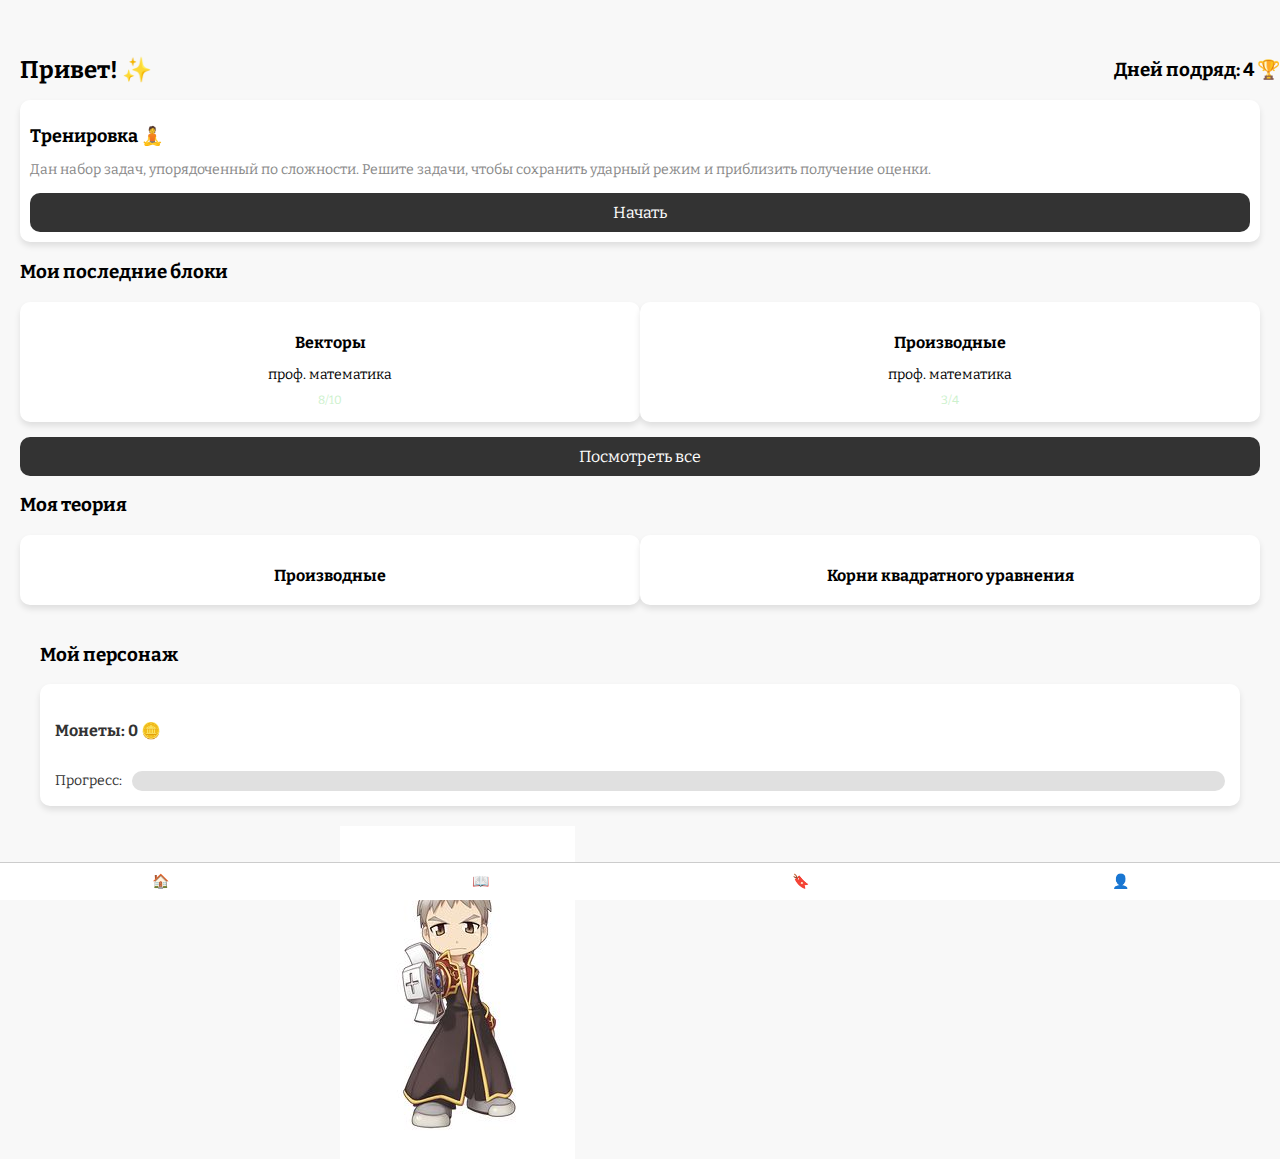
<file: front-end/src/index.html>
<!DOCTYPE html>
<html lang="ru">
<head>
    <meta charset="UTF-8">
    <meta name="viewport" content="width=device-width, initial-scale=1.0">
    <link rel="preconnect" href="https://fonts.googleapis.com">
    <link rel="preconnect" href="https://fonts.gstatic.com" crossorigin>
    <link href="https://fonts.googleapis.com/css2?family=Bitter:ital,wght@0,100..900;1,100..900&display=swap" rel="stylesheet">
    <title>Учебное приложение</title>
    <link rel="stylesheet" href="styles.css">
</head>
<body>

<div class="container">
    <div class="header">
        <h1>Привет! ✨</h1>
        <h3>Дней подряд: 4 🏆</h3>
    </div>
    <div class="block">
        <h2>Тренировка 🧘</h2>
        <p>Дан набор задач, упорядоченный по сложности. Решите задачи, чтобы сохранить ударный режим и приблизить получение оценки.</p>
        <button>Начать</button>
    </div>

    <h3>Мои последние блоки</h3>
    <div class="my-blocks">
        <div class="my-block">
            <h3>Векторы</h3>
            <p>проф. математика</p>
            <div class="progress">8/10</div>
        </div>
        <div class="my-block">
            <h3>Производные</h3>
            <p>проф. математика</p>
            <div class="progress">3/4</div>
        </div>
    </div>
    <button>Посмотреть все</button>

    <h3>Моя теория</h3>
    <div class="my-blocks">
        <div class="my-block">
            <h3>Производные</h3>
        </div>
        <div class="my-block">
            <h3>Корни квадратного уравнения</h3>
        </div>
    </div>
    <div class="container">
        <!-- Existing sections remain the same -->
        
        <!-- New section for character -->
        <h3>Мой персонаж</h3>
        <div class="my-character">
            <div class="character-info">
                <h4>Монеты: <span class="coin-counter">0</span> 🪙</h4>
            </div>
            <div class="progress-wrapper">
                <span class="progress-label">Прогресс:</span>
                <div class="progress-container">
                    <div class="progress-bar"></div>
                </div>
            </div>
        </div>
    </div>
    <img src = "personag.jpg" class = "person"> </img>      
</div>

<div class="nav-bar">
    <a href="#">🏠</a>
    <a href="#">📖</a>
    <a href="#">🔖</a>
    <a href="#">👤</a>
</div>
<script src = "script.js"></script>
</body>
</html>
</file>
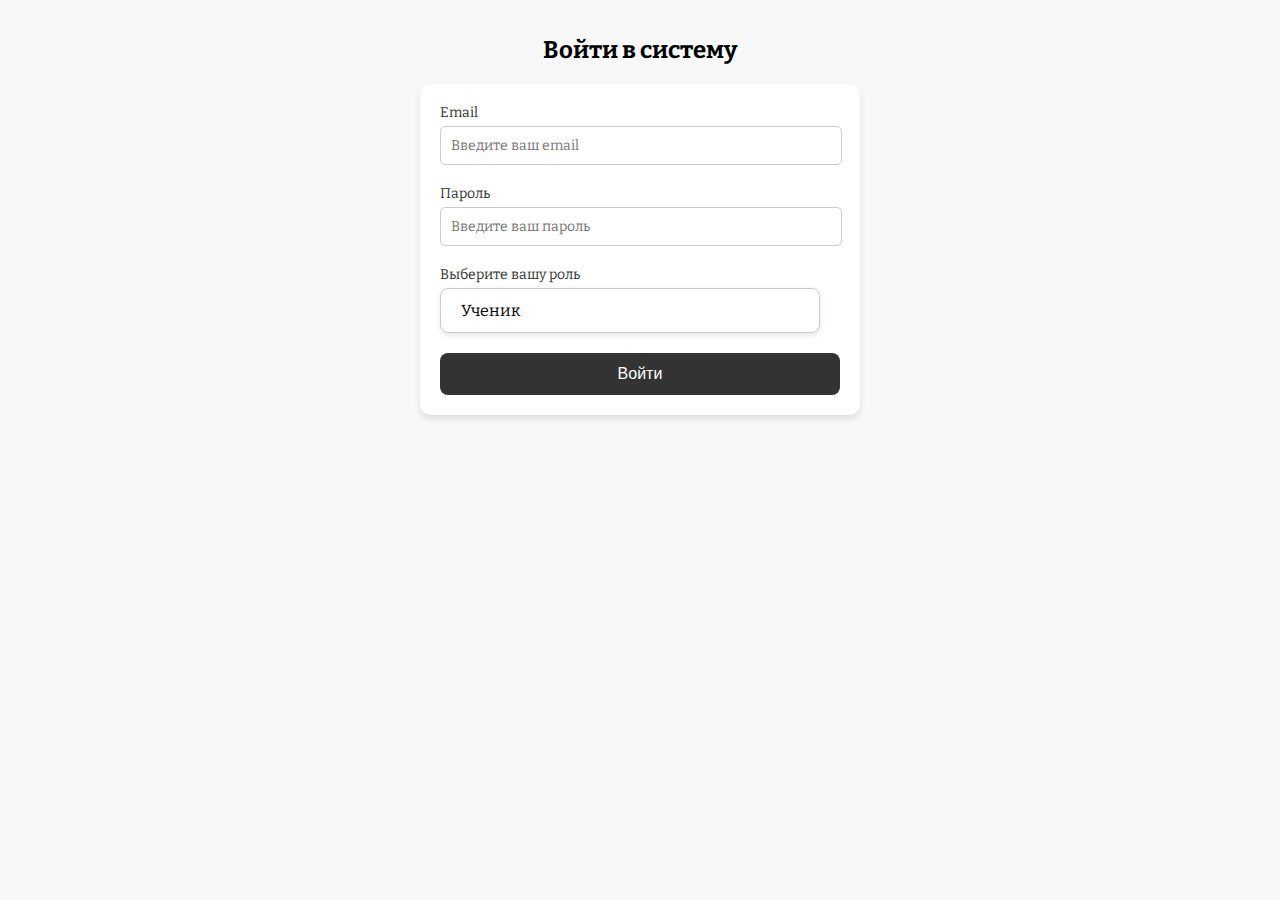
<file: front-end/src/auth.html>
<!DOCTYPE html>
<html lang="ru">
<head>
    <meta charset="UTF-8">
    <meta name="viewport" content="width=device-width, initial-scale=1.0">
    <link rel="preconnect" href="https://fonts.googleapis.com">
    <link rel="preconnect" href="https://fonts.gstatic.com" crossorigin>
    <link href="https://fonts.googleapis.com/css2?family=Bitter:ital,wght@0,100..900;1,100..900&display=swap" rel="stylesheet">
    <title>Авторизация</title>
    <link rel="stylesheet" href="auth_styles.css">
</head>
<body>

<div class="container">
    <header class="header">
        <h1>Войти в систему</h1>
    </header>

    <form class="auth-form">
        <div class="input-group">
            <label for="email">Email</label>
            <input type="email" id="email" placeholder="Введите ваш email" required>
        </div>

        <div class="input-group">
            <label for="password">Пароль</label>
            <input type="password" id="password" placeholder="Введите ваш пароль" required>
        </div>

        <div class="input-group">
            <label for="role">Выберите вашу роль</label>
            <div class="custom-select">
                <select id = "select1">
                    <option value="student">Ученик</option>
                    <option value="teacher">Преподаватель</option>
                    <option value="parent">Родитель</option>
                </select>
            </div>
        </div>

        <button id = "subb" type="submit" class="submit-btn">Войти</button>
    </form>
</div>
<script src = "script.js"></script>
</body>
</html>
<!-- <!DOCTYPE html>
<html lang="ru">
<head>
    <meta charset="UTF-8">
    <meta name="viewport" content="width=device-width, initial-scale=1.0">
    <title>Авторизация</title>
    <link rel="stylesheet" href="auth_styles.css">
</head>
<body>

<div class="container">
    <header class="header">
        <h1>Войти в систему</h1>
    </header>

    <form class="auth-form">
        <div class="input-group">
            <label for="email">Email</label>
            <input type="email" id="email" placeholder="Введите ваш email" required>
        </div>

        <div class="input-group">
            <label for="password">Пароль</label>
            <input type="password" id="password" placeholder="Введите ваш пароль" required>
        </div>

        <div class="input-group">
            <label for="role">Выберите вашу роль</label>
            <div class="role-selection">
                <div class="role-option" onclick="selectRole('student')">Ученик</div>
                <div class="role-option" onclick="selectRole('teacher')">Преподаватель</div>
                <div class="role-option" onclick="selectRole('parent')">Родитель</div>
            </div>
            <input type="hidden" id="role" name="role" required>
        </div>

        <button type="submit" class="submit-btn">Войти</button>
    </form>
</div>

<script src="script.js"></script>
</body>
</html> -->
</file>
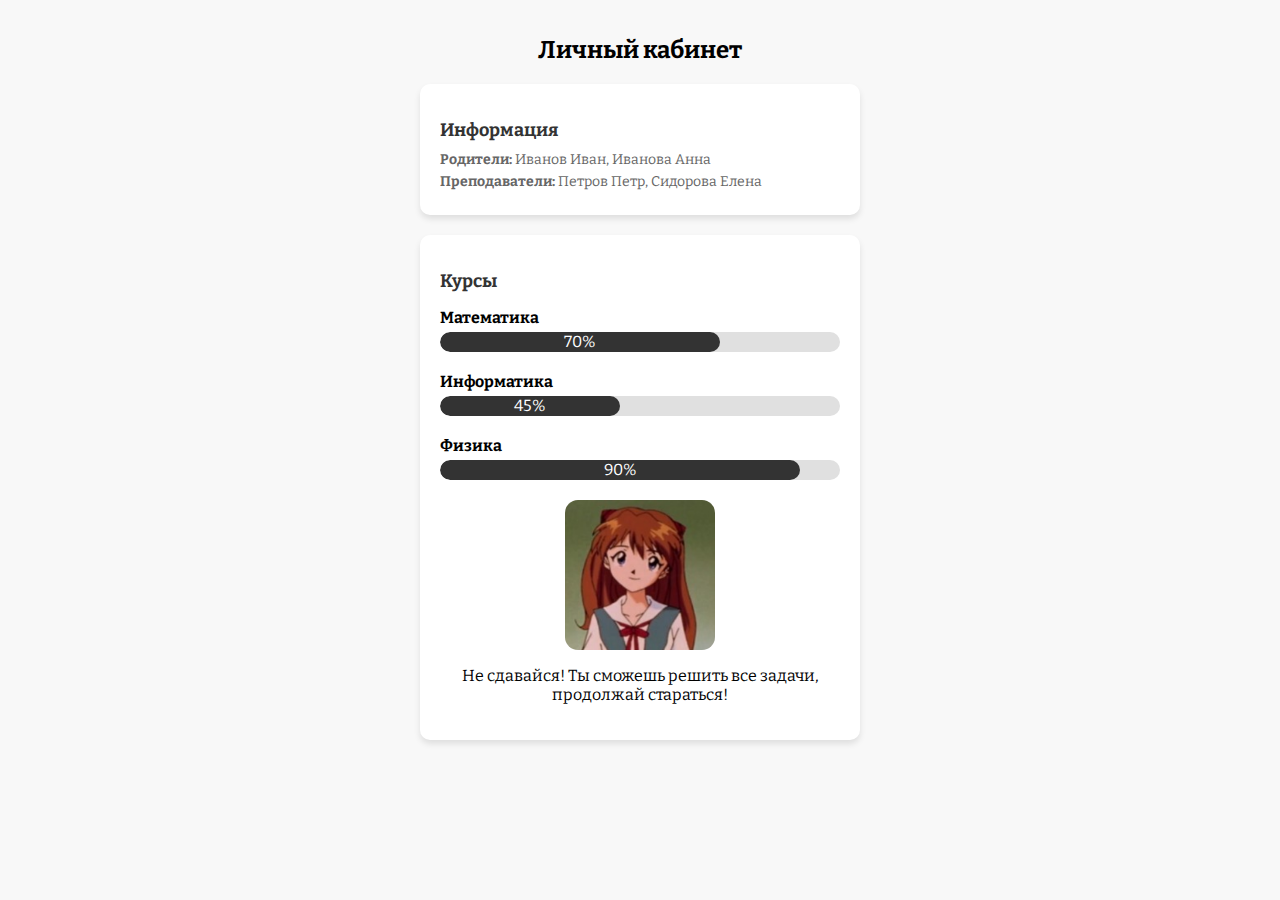
<file: front-end/src/lk.html>
<!DOCTYPE html>
<html lang="ru">
<head>
    <meta charset="UTF-8">
    <meta name="viewport" content="width=device-width, initial-scale=1.0">
    <link rel="preconnect" href="https://fonts.googleapis.com">
    <link rel="preconnect" href="https://fonts.gstatic.com" crossorigin>
    <link href="https://fonts.googleapis.com/css2?family=Bitter:ital,wght@0,100..900;1,100..900&display=swap" rel="stylesheet">
    <title>Личный кабинет</title>
    <link rel="stylesheet" href="lk.css">
</head>
<body>

<div class="container">
    <header class="header">
        <h1>Личный кабинет</h1>
    </header>

    <section class="user-info">
        <h2>Информация</h2>
        <div class="info-block">
            <p><strong>Родители:</strong> Иванов Иван, Иванова Анна</p>
            <p><strong>Преподаватели:</strong> Петров Петр, Сидорова Елена</p>
        </div>
    </section>

    <section class="courses">
        <h2>Курсы</h2>

        <div class="course">
            <h3>Математика</h3>
            <div class="progress-bar">
                <div class="progress" style="width: 70%;">70%</div>
            </div>
        </div>

        <div class="course">
            <h3>Информатика</h3>
            <div class="progress-bar">
                <div class="progress" style="width: 45%;">45%</div>
            </div>
        </div>

        <div class="course">
            <h3>Физика</h3>
            <div class="progress-bar">
                <div class="progress" style="width: 90%;">90%</div>
            </div>
        </div>
        <div class="motivation">
          <img src="eva_1happy(1).png" alt="Motivation image">
          <p>Не сдавайся! Ты сможешь решить все задачи, продолжай стараться!</p>
        </div>
    </section>
</div>
<script src = "script.js"></script>
</body>
</html>
</file>
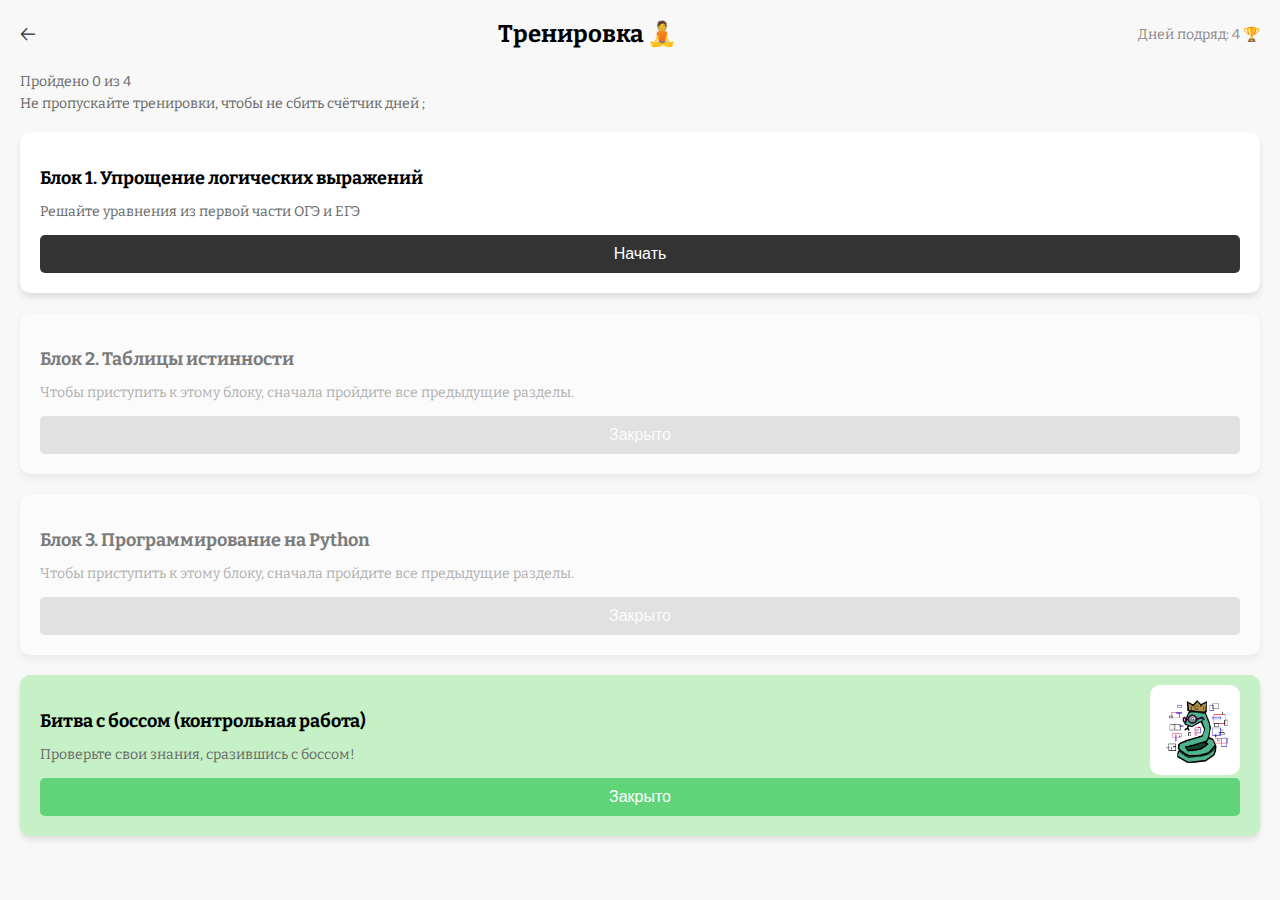
<file: front-end/src/main_train.html>
<!DOCTYPE html>
<html lang="ru">
<head>
    <meta charset="UTF-8">
    <meta name="viewport" content="width=device-width, initial-scale=1.0">
    <link rel="preconnect" href="https://fonts.googleapis.com">
    <link rel="preconnect" href="https://fonts.gstatic.com" crossorigin>
    <link href="https://fonts.googleapis.com/css2?family=Bitter:ital,wght@0,100..900;1,100..900&display=swap" rel="stylesheet">
    <title>Тренировка</title>
    <link rel="stylesheet" href="train_styles.css">
</head>
<body>

<div class="container">
    <header class="header">
        <a href="#" class="back-btn">←</a>
        <h1>Тренировка 🧘</h1>
        <div class="streak">Дней подряд: 4 🏆</div>
    </header>

    <section class="progress">
        <p>Пройдено 0 из 4</p>
        <p>Не пропускайте тренировки, чтобы не сбить счётчик дней ;</p>
    </section>

    <div class="block">
        <h2>Блок 1. Упрощение логических выражений </h2>
        <p>Решайте уравнения из первой части ОГЭ и ЕГЭ</p>
        <button class="action-btn">Начать</button>
    </div>

    <div class="block disabled">
        <h2>Блок 2. Таблицы истинности</h2>
        <p>Чтобы приступить к этому блоку, сначала пройдите все предыдущие разделы.</p>
        <button class="action-btn">Закрыто</button>
    </div>

    <div class="block disabled">
        <h2>Блок 3. Программирование на Python</h2>
        <p>Чтобы приступить к этому блоку, сначала пройдите все предыдущие разделы.</p>
        <button class="action-btn">Закрыто</button>
    </div>

    <!-- New Boss Battle Section -->
    <div class="block boss-battle">
        <h2>Битва с боссом (контрольная работа)</h2>
        <p>Проверьте свои знания, сразившись с боссом!</p>
        <img src="boss-py.jpg" alt="Boss Image" class="boss-image">
        <button class="action-btn-boss">Закрыто</button>
    </div>
</div>

<script>
const startButton = document.querySelector('.block .action-btn');
startButton.addEventListener('click', function() {
    window.location.href = 'menu.html';
});

const bossButton = document.querySelector('.boss-btn');
bossButton.addEventListener('click', function() {
    window.location.href = 'boss-battle.html'; // Redirect to boss battle page
});
</script>
</body>
</html>
</file>
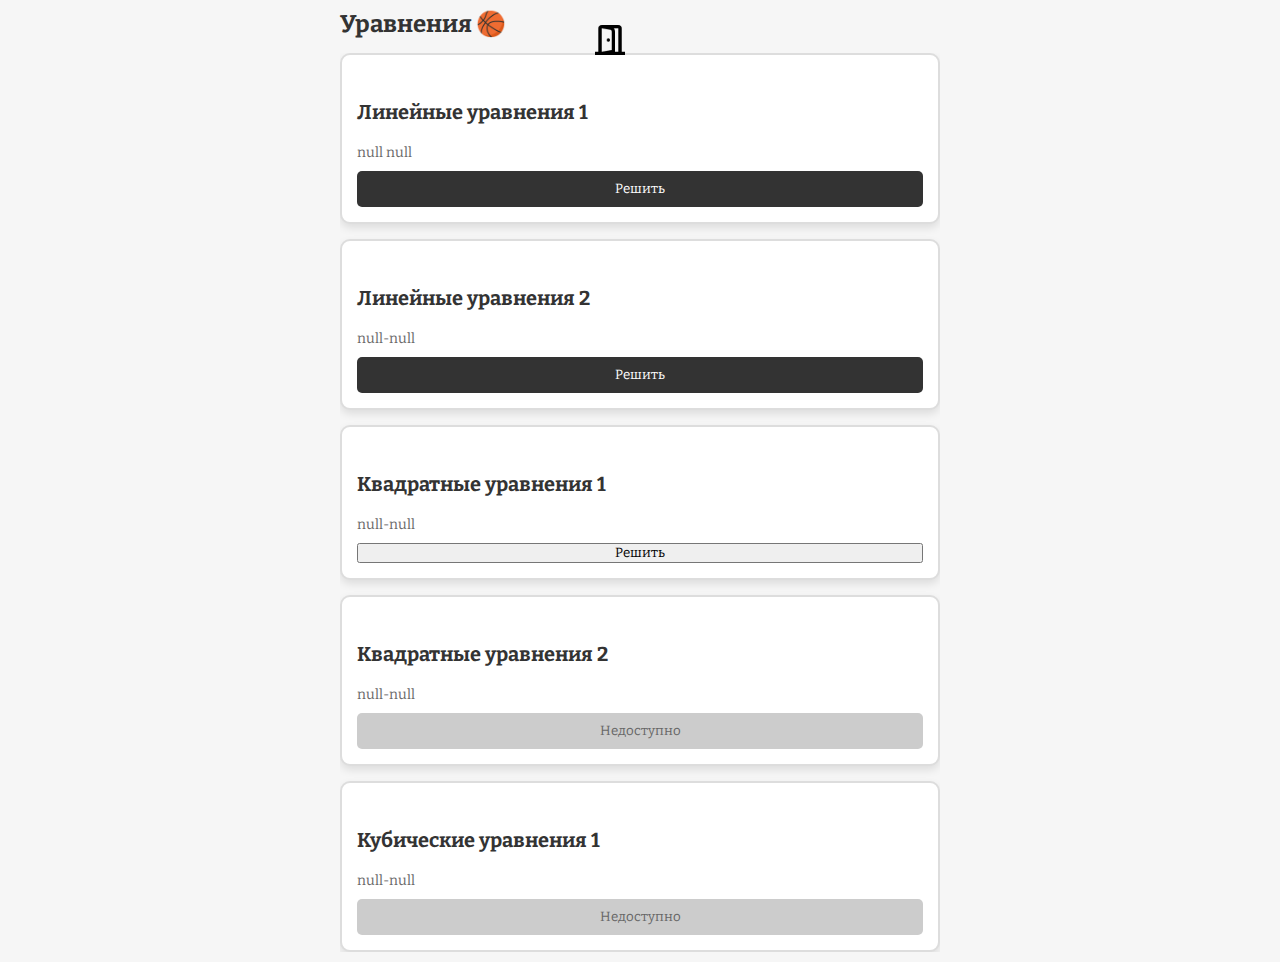
<file: front-end/src/menu.html>
<!DOCTYPE html>
<html lang="ru">
<head>
    <meta charset="UTF-8">
    <meta name="viewport" content="width=device-width, initial-scale=1.0">
    <link rel="preconnect" href="https://fonts.googleapis.com">
    <link rel="preconnect" href="https://fonts.gstatic.com" crossorigin>
    <link href="https://fonts.googleapis.com/css2?family=Bitter:ital,wght@0,100..900;1,100..900&display=swap" rel="stylesheet">
    <title>Задачи</title>
    <link rel="stylesheet" href="menu.css">
</head>
<body>
    <div class="container">
        <header margin-bottom="20px">
            <h1>Уравнения 🏀</h1>
        </header>

        <section class="task-list">
            <div class="task-card">
                <div class="task-content">
                    <h2>Линейные уравнения 1</h2>
                      <p>null null</p>
                    <button id = "btn1" class="solve-btn">Решить</button>
                </div>
            </div>

            <div class="task-card">
                <div class="task-content">
                    <h2>Линейные уравнения 2</h2>
                    <p>null-null</p>
                    <button id = "btn2" class="solve-btn">Решить</button>
                </div>
            </div>

            <div class="task-card">
                <div class="task-content">
                    <h2>Квадратные уравнения 1</h2>
                    <p>null-null</p>
                    <button сlass="solve-btn" id = "solve-quadratic-1" >Решить</button>
                </div>
            </div>

            <div class="task-card">
                <div class="task-content">
                    <h2>Квадратные уравнения 2</h2>
                    <p>null-null</p>
                    <button id = "btn4" class="solve-btn disabled" disabled>Недоступно</button>
                </div>
            </div>

            <div class="task-card">
                <div class="task-content">
                    <h2>Кубические уравнения 1</h2>
                    <p>null-null</p>
                    <button id = "btn5" class="solve-btn disabled" disabled>Недоступно</button>
                </div>
            </div>
        </section>
        <div class="back-to-main">
            <img src="door_icon.png" alt="Значок двери" class="door-icon">
        </div>
    </div>
    <script>
    document.getElementById('solve-quadratic-1').addEventListener('click', function() {
        window.location.href = 'task.html';
    });
    document.querySelector('.back-to-main').addEventListener('click', function() {
        window.location.href = 'main_train.html';
    });
</script>
</body>
</html>
</file>
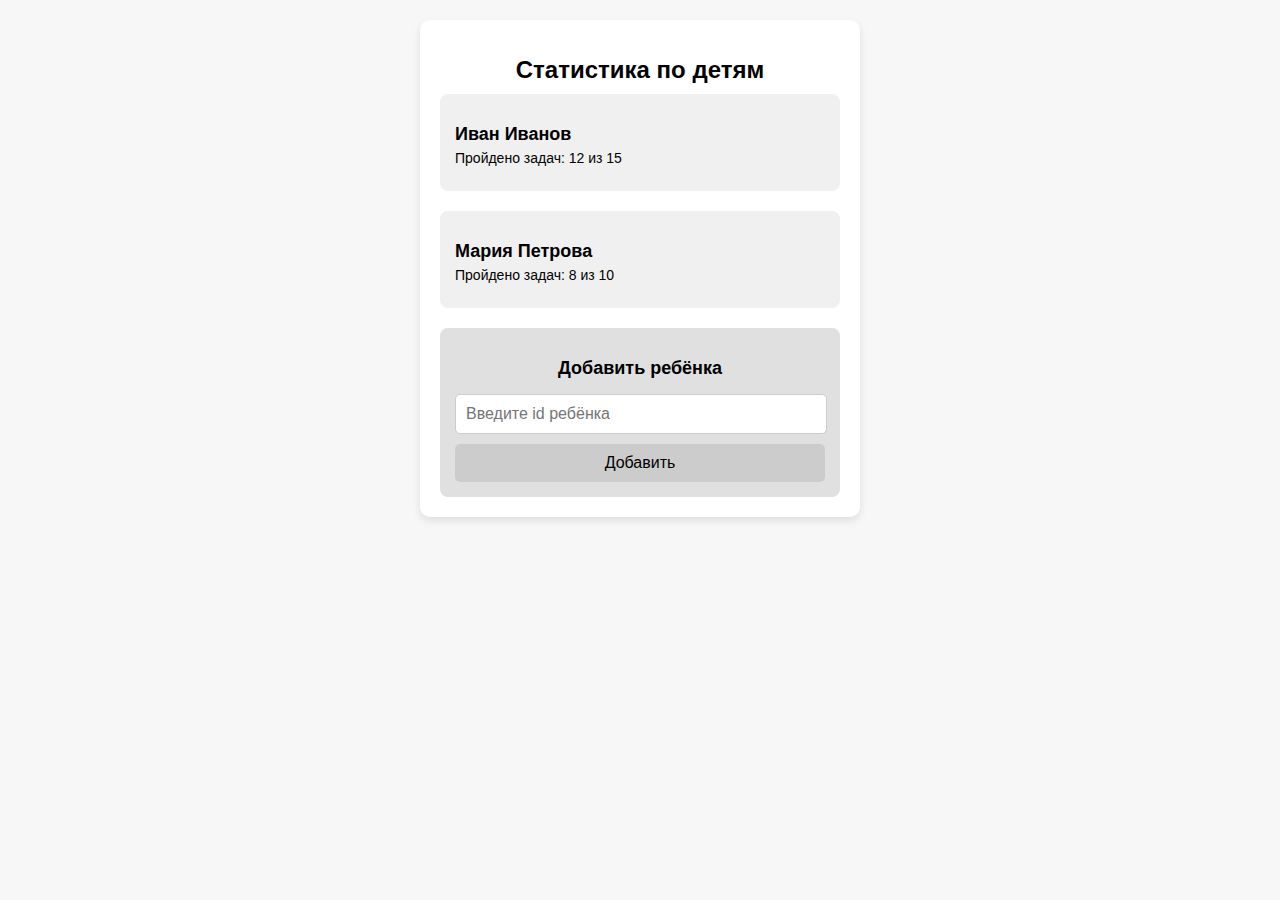
<file: front-end/src/parents.html>
<!DOCTYPE html>
<html lang="ru">
<head>
    <meta charset="UTF-8">
    <meta name="viewport" content="width=device-width, initial-scale=1.0">
    <link rel="preconnect" href="https://fonts.googleapis.com">
    <link rel="preconnect" href="https://fonts.gstatic.com" crossorigin>
    <link href="https://fonts.googleapis.com/css2?family=Bitter:ital,wght@0,100..900;1,100..900&display=swap" rel="stylesheet">
    <title>Статистика детей</title>
    <style>
        body {
            font-family: Arial, sans-serif;
            background-color: #f7f7f7;
            display: flex;
            justify-content: center;
            align-items: flex-start;
            height: 100vh;
            margin: 0;
            overflow-y: scroll;
        }

        .container {
            width: 400px;
            padding: 20px;
            background-color: white;
            box-shadow: 0 4px 8px rgba(0, 0, 0, 0.1);
            border-radius: 10px;
            text-align: center;
            margin-top: 20px;
        }

        .container h1 {
            font-size: 24px;
            margin-bottom: 10px;
        }

        .block {
            background-color: #f0f0f0;
            padding: 15px;
            border-radius: 8px;
            margin-bottom: 20px;
            text-align: left;
        }

        .block h2 {
            font-size: 18px;
            margin-bottom: 5px;
        }

        .block p {
            font-size: 14px;
            margin: 0 0 10px 0;
        }

        .add-child {
            background-color: #e0e0e0;
            padding: 15px;
            border-radius: 8px;
        }

        .add-child h2 {
            font-size: 18px;
            margin-bottom: 5px;
        }

        .add-child input[type="text"] {
            width: calc(100% - 20px); /* Исправлено для ограничения поля ввода */
            padding: 10px;
            margin-top: 10px; /* Нормализованный отступ сверху */
            border-radius: 5px;
            border: 1px solid #ccc;
            font-size: 16px;
        }

        .add-child button {
            width: 100%;
            padding: 10px;
            background-color: #cccccc;
            color: black; /* Изменён цвет текста кнопки */
            border: none;
            border-radius: 5px;
            font-size: 16px;
            cursor: pointer;
            margin-top: 10px;
        }

        .add-child button:hover {
            background-color: #bbbbbb;
        }
    </style>
</head>
<body>

<div class="container">
    <h1>Статистика по детям</h1>

    <!-- Список детей -->
    <div id="children-list">
        <!-- Статистика ребенка 1 -->
        <div class="block">
            <h2>Иван Иванов</h2>
            <p>Пройдено задач: 12 из 15</p>
        </div>

        <!-- Статистика ребенка 2 -->
        <div class="block">
            <h2>Мария Петрова</h2>
            <p>Пройдено задач: 8 из 10</p>
        </div>
    </div>

    <!-- Добавление нового ребенка -->
    <div class="add-child">
        <h2>Добавить ребёнка</h2>
        <input type="text" placeholder="Введите id ребёнка" id="childName">
        <button onclick="addChild()">Добавить</button>
    </div>
</div>

<script>
    function addChild() {
        const name = document.getElementById('childName').value;
        if (name) {
            // Создаем новый элемент для ребенка
            const childBlock = document.createElement('div');
            childBlock.classList.add('block');
            
            // Добавляем HTML структуру с именем ребенка и количеством пройденных задач
            childBlock.innerHTML = `
                <h2>${name}</h2>
                <p>Пройдено задач: 0 из 0</p>
            `;
            
            // Вставляем нового ребенка в список
            document.getElementById('children-list').appendChild(childBlock);

            // Очищаем поле ввода после добавления
            document.getElementById('childName').value = '';
        } else {
            alert('Введите id ребёнка');
        }
    }
</script>

</body>
</html>
</file>
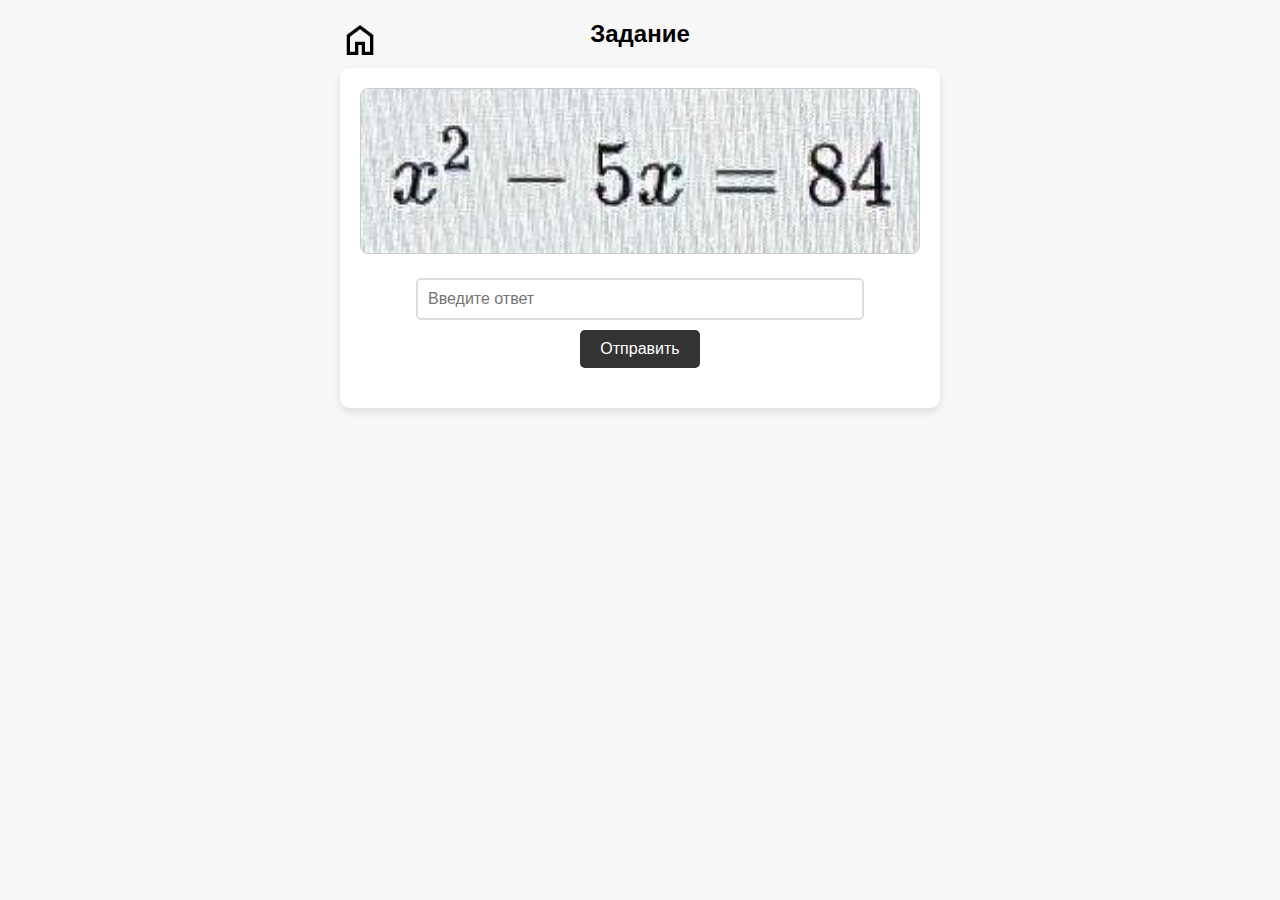
<file: front-end/src/task.html>
<!-- <!DOCTYPE html>
<html lang="ru">
<head>
    <meta charset="UTF-8">
    <meta name="viewport" content="width=device-width, initial-scale=1.0">
    <title>Решите задачу</title>
    <link rel="stylesheet" href="task.css">
</head>
<body>
    <div class="container">
        <header>
            <h1>Задание</h1>
        </header>

        <div class="task-section">
            <img src="equation_example.png" alt="Уравнение" class="equation-img">
            <div class="input-section">
                <input type="text" id="answer" placeholder="Введите ответ">
                <button id="submit-btn">Отправить</button>
            </div>
            <p id="feedback"></p>
        </div>
    </div>

    <script src="task.js"></script>
</body>
</html> -->
<!DOCTYPE html>
<html lang="ru">
<head>
    <meta charset="UTF-8">
    <meta name="viewport" content="width=device-width, initial-scale=1.0">
    <link rel="preconnect" href="https://fonts.googleapis.com">
    <link rel="preconnect" href="https://fonts.gstatic.com" crossorigin>
    <link href="https://fonts.googleapis.com/css2?family=Bitter:ital,wght@0,100..900;1,100..900&display=swap" rel="stylesheet">
    <title>Решите задачу</title>
    <link rel="stylesheet" href="task.css">
</head>
<body>
    <div class="container">
        <header>
            <div class="nav-arrows">
                <img src = "house_icon.png" alt="Назад" id="left-arrow">
            </div>
            <h1>Задание</h1>
        </header>

        <div class="task-section">
            <img src="equation_example.png" alt="Уравнение" class="equation-img">
            <div class="input-section">
                <input type="text" id="answer" placeholder="Введите ответ">
                <button id="submit-btn">Отправить</button>
            </div>
            <p id="feedback"></p>
        </div>
    </div>

    <script src="task.js"></script>
</body>
</html>
</file>
<file: front-end/src/styles.css>
bitter-<uniquifier> {
  font-family: "Bitter", serif;
  font-optical-sizing: auto;
  font-weight: <weight>;
  font-style: normal;
}

body {
    font-family: Bitter;
    margin: 0;
    padding: 0;
    background-color: #F8F8F8;
}
.container {
    padding: 20px;
}
.header {
    padding-top: 20px;
    display: flex;
}

.header h1 {
    font-size: 24px;
    text-align: left;
}

.header h3 {
  position: absolute;
  right: 0;
}

.block {
    background-color: white;
    border-radius: 10px;
    box-shadow: 0 4px 6px rgba(0,0,0,0.1);
    padding: 10px;
    margin-bottom: 0px;
}
.block h2 {
    font-size: 18px;
    margin-bottom: 10px;
}
.block p {
    font-size: 14px;
    color: #888;
}
.block button {
    display: block;
    margin-top: 15px;
    padding: 10px;
    width: 100%;
    background-color: #333;
    color: white;
    border: none;
    border-radius: 10px;
    font-size: 16px;
    font-family: Bitter;
}
.my-blocks {
    display: flex;
    justify-content: space-between;
}
.my-block {
    background-color: white;
    border-radius: 10px;
    box-shadow: 0 4px 6px rgba(0,0,0,0.1);
    width: 48%;
    padding: 15px;
    text-align: center;
}
.my-block h3 {
    font-size: 16px;
    margin-bottom: 5px;
}
.my-block p {
    font-size: 14px;
    margin-bottom: 10px;
}
.my-block .progress {
    font-size: 12px;
    color: rgb(204, 241, 204);
}
.nav-bar {
    position: fixed;
    bottom: 0;
    width: 100%;
    display: flex;
    justify-content: space-around;
    background-color: white;
    padding: 10px 0;
    border-top: 1px solid #ccc;
}
.nav-bar a {
    text-align: center;
    font-size: 14px;
    color: #333;
    text-decoration: none;
}

button {
    display: block;
    margin-top: 15px;
    padding: 10px;
    width: 100%;
    background-color: #333;
    color: white;
    border: none;
    border-radius: 10px;
    font-size: 16px;
    font-family: Bitter;
}

button:hover {
  background-color: white;
  color:black;
  outline: solid black;
  outline-width: 1px;
  border-color: gray;
  border-radius: 10px;
}

/* Character section styling */
.my-character {
    background-color: white;
    border-radius: 10px;
    box-shadow: 0 4px 6px rgba(0,0,0,0.1);
    padding: 15px;
    margin-top: 10px;
}

.my-character .character-info {
    display: flex;
    justify-content: space-between;
    align-items: center;
    margin-bottom: 10px;
}

.character-info h4 {
    font-size: 16px;
    color: #333;
}

/* Progress bar styling */
.progress-wrapper {
    display: flex;
    align-items: center;
    gap: 10px;
    margin-top: 10px;
}

.progress-label {
    font-size: 14px;
    color: #333;
}

.progress-container {
    background-color: #e0e0e0;
    border-radius: 10px;
    overflow: hidden;
    width: 100%;
    height: 20px;
}

.progress-bar {
    background-color: #4caf50;
    height: 100%;
    width: 0%; /* Set this dynamically as tasks are completed */
    transition: width 0.3s ease-in-out;
}

.person {
    display: block;
    margin: center;
    position: absolute;
    margin-left: 25%;
    margin-bottom: 100%;
}

.action-btn boss-btn {
    background-color: aquamarine;
}
</file>
<file: front-end/src/auth_styles.css>
bitter-<uniquifier> {
  font-family: "Bitter", serif;
  font-optical-sizing: auto;
  font-weight: <weight>;
  font-style: normal;
}

body {
    font-family: Bitter;
    margin: 0;
    padding: 0;
    background-color: #F8F8F8;
}

.container {
    padding: 20px;
    display: flex;
    flex-direction: column;
    align-items: center;
    font-family: Bitter;
}

.header h1 {
    font-size: 24px;
    margin-bottom: 20px;
    text-align: center;
    font-family: Bitter;
}

.auth-form {
    background-color: white;
    border-radius: 10px;
    box-shadow: 0 4px 6px rgba(0, 0, 0, 0.1);
    padding: 20px;
    width: 100%;
    max-width: 400px;
    font-family: Bitter;
}

.input-group {
    margin-bottom: 20px;
    font-family: Bitter;
}

.input-group label {
    display: block;
    margin-bottom: 5px;
    font-size: 14px;
    color: #333;
    font-family: Bitter;
}

.input-group input {
    width: calc(100% - 20px);
    padding: 10px;
    border: 1px solid #ccc;
    border-radius: 5px;
    font-size: 14px;
    font-family: Bitter;
}

/* Стилизация выпадающего списка */
.custom-select {
    position: relative;
    display: inline-block;
    width: 100%;
        font-family: Bitter;
}

.custom-select select {
    display: block;
    width: calc(100% - 20px);
    padding: 12px 20px;
    font-size: 16px;
    border: 1px solid #ccc;
    border-radius: 8px;
    appearance: none; /* Убираем стандартный вид */
    background-color: #fff;
    cursor: pointer;
    box-shadow: 0 2px 6px rgba(0, 0, 0, 0.1);
    transition: box-shadow 0.3s;
    font-family: Bitter;
}

.custom-select select:hover {
    box-shadow: 0 4px 8px rgba(0, 0, 0, 0.15);
    font-family: Bitter;
}

.custom-select select option {
    padding: 10px;
    background-color: #fff;
    color: #333;
    font-size: 16px;
}

/* Кнопка входа */
.submit-btn {
    width: 100%;
    padding: 12px;
    background-color: #333;
    color: white;
    border: none;
    border-radius: 8px;
    font-size: 16px;
    cursor: pointer;
    transition: background-color 0.3s;
}

.submit-btn:hover {
    background-color: #555;
}

.role-selection {
    display: flex;
    justify-content: space-between;
    margin-top: 5px;
}

.role-option {
    flex: 1;
    text-align: center;
    padding: 10px;
    background-color: #f0f0f0;
    border: 1px solid #ccc;
    border-radius: 5px;
    cursor: pointer;
    transition: background-color 0.3s;
}

.role-option:hover {
    background-color: #e0e0e0;
}
</file>
<file: front-end/src/lk.css>
bitter-<uniquifier> {
  font-family: "Bitter", serif;
  font-optical-sizing: auto;
  font-weight: <weight>;
  font-style: normal;
}

body {
    font-family: Bitter;
    margin: 0;
    padding: 0;
    background-color: #F8F8F8;
}

.container {
    padding: 20px;
    display: flex;
    flex-direction: column;
    align-items: center;
}

.header h1 {
    font-size: 24px;
    margin-bottom: 20px;
    text-align: center;
}

.user-info, .courses {
    background-color: white;
    border-radius: 10px;
    box-shadow: 0 4px 6px rgba(0,0,0,0.1);
    padding: 20px;
    width: 100%;
    max-width: 400px;
    margin-bottom: 20px;
}

.user-info h2, .courses h2 {
    font-size: 18px;
    margin-bottom: 10px;
    color: #333;
}

.info-block p {
    margin: 5px 0;
    font-size: 14px;
    color: #666;
}

.course {
    margin-bottom: 20px;
}

.course h3 {
    font-size: 16px;
    margin-bottom: 5px;
}

.progress-bar {
    background-color: #e0e0e0;
    border-radius: 10px;
    height: 20px;
    position: relative;
    overflow: hidden;
}

.progress {
    background-color: #333;
    height: 100%;
    line-height: 20px;
    text-align: center;
    color: white;
    border-radius: 10px;
    transition: width 0.3s;
}

.motivation {
    text-align: center;
    margin-top: 20px;
}

.motivation img {
    width: 150px;
    height: auto;
    display: block;
    margin: 0 auto;
    margin-top: 20px;
    border-radius: 13px;
}
</file>
<file: front-end/src/train_styles.css>
body {
    font-family: Bitter;
    margin: 0;
    padding: 0;
    background-color: #F8F8F8;
}

.container {
    padding: 20px;
}

.header {
    display: flex;
    justify-content: space-between;
    align-items: center;
    padding-bottom: 20px;
}

.back-btn {
    text-decoration: none;
    font-size: 20px;
    color: #333;
}

.header h1 {
    font-size: 24px;
    margin: 0;
}

.streak {
    font-size: 14px;
    color: #888;
}

.progress {
    text-align: left;
    margin-bottom: 20px;
}

.progress p {
    font-size: 14px;
    color: #666;
    margin: 5px 0;
}

.block {
    background-color: white;
    border-radius: 10px;
    box-shadow: 0 4px 6px rgba(0,0,0,0.1);
    padding: 20px;
    margin-bottom: 20px;
}

.block h2 {
    font-size: 18px;
    margin-bottom: 10px;
    display: flex;
    justify-content: space-between;
    align-items: center;
}

.block p {
    font-size: 14px;
    color: #666;
    margin-bottom: 15px;
}

.action-btn {
    display: block;
    padding: 10px;
    width: 100%;
    background-color: #333;
    color: white;
    border: none;
    border-radius: 5px;
    font-size: 16px;
    cursor: pointer;
}


.block.disabled {
    opacity: 0.5;
}

.block.disabled .action-btn {
    background-color: #ccc;
    cursor: not-allowed;
}

/* Styling for Boss Battle Block */
.boss-battle {
    background-color: rgb(198, 241, 198);
    position: relative; /* Сделать блок родительским для абсолютного позиционирования */
    padding-top: 20px; /* Чтобы текст не перекрывался изображением */
}

.boss-battle h2 {
    color: black;
}

.boss-image {
    position: absolute;
    top: 10px;
    right: 20px;
    max-width: 90px; /* Задайте нужный размер изображения */
    border-radius: 10px;
}

.boss-btn {
    background-color: rgb(23, 129, 41);
    margin-top: 0px;
}

.action-btn-boss {
    display: block;
    padding: 10px;
    width: 100%;
    background-color: #61d47a;
    color: white;
    border: none;
    border-radius: 5px;
    font-size: 16px;
    cursor: pointer;
}
</file>
<file: front-end/src/menu.css>
* {
    margin: 0;
    padding: 0;
    box-sizing: border-box;
    font-family: Bitter;
}

bitter-<uniquifier> {
  font-family: "Bitter", serif;
  font-optical-sizing: auto;
  font-weight: <weight>;
  font-style: normal;
}

body {
    font-family: Bitter;
    margin: 0;
    padding: 10px;
    background-color: #F6F6F6;
}


.container {
    max-width: 600px;
    margin: 0 auto;
}


header h1 {
    font-size: 24px;
    color: #333;
}

.task-list {
    overflow: hidden;
    margin-top: 15px;
    display: flex;
    flex-direction: column;
    gap: 15px;
  }

.task-card {
    background-color: #fff;
    border: 2px solid #ddd;
    border-radius: 10px;
    padding: 15px;
    box-shadow: 0 4px 8px rgba(0, 0, 0, 0.1);
}


.task-content {
    display: flex;
    flex-direction: column;
}

.task-content h2 {
    font-size: 20px;
    margin-bottom: 20px; /* Добавляем отступ снизу */
    margin-top: 30px;    /* Увеличиваем отступ сверху */
    color: #333;
}


.task-content p {
    font-size: 14px;
    color: #666;
    margin-bottom: 10px;
}

.tags {
    display: flex;
    gap: 10px;
    margin-bottom: 15px;
}

.tag {
    background-color: #36c;
    color: #fff;
    padding: 5px 10px;
    border-radius: 15px;
    font-size: 12px;
    display: inline-block;
}

.solve-btn {
    padding: 10px;
    background-color: #333;
    color: #fff;
    border: none;
    border-radius: 5px;
    cursor: pointer;
    text-align: center;
    width: 100%;
}

.solve-btn:hover {
    background-color: #555;
}

.solve-btn.disabled {
    background-color: #ccc;
    color: #666;
    cursor: not-allowed;
}

.solve-btn:disabled {
    background-color: #ccc;
    color: #666;
    cursor: not-allowed;
}

.action-btn {
    display: block;
    padding: 10px;
    width: 100%;
    background-color: #333;
    color: white;
    border: none;
    border-radius: 5px;
    font-size: 16px;
    cursor: pointer;
}

.action-btn solve-quadratic-1 {
  display: block;
  padding: 10px;
  width: 100%;
  background-color: #333;
  color: white;
  border: none;
  border-radius: 5px;
  font-size: 16px;
  cursor: pointer;
}

.back-to-main {
    position: absolute;
    top: 20px;
    right: 650px;
    bottom: 80px;
    display: flex;
    flex-direction: column;
    align-items: center;
    cursor: pointer;
    text-align: center;
}

.door-icon {
    width: 40px;
    height: 40px;
    margin-bottom: 80px;
}

.back-to-main p {
    font-size: 14px;
    color: #007BFF;
}
</file>
<file: front-end/src/task.css>
/* * {
    margin: 0;
    padding: 0;
    box-sizing: border-box;
    font-family: Arial, sans-serif;
}

body {
    background-color: #f7f7f7;
    padding: 20px;
}

.container {
    max-width: 600px;
    margin: 0 auto;
    text-align: center;
}

header h1 {
    font-size: 24px;
    margin-bottom: 20px;
}

.task-section {
    background-color: white;
    padding: 20px;
    border-radius: 10px;
    box-shadow: 0 4px 8px rgba(0, 0, 0, 0.1);
}

.equation-img {
    width: 100%;
    height: auto;
    margin-bottom: 20px;
    border-radius: 8px;
    border: 1px solid #ccc;
}

.input-section {
    display: flex;
    flex-direction: column;
    align-items: center;
    gap: 10px;
}

#answer {
    padding: 10px;
    width: 80%;
    border: 2px solid #ddd;
    border-radius: 5px;
    font-size: 16px;
}

#submit-btn {
    padding: 10px 20px;
    background-color: #333;
    color: white;
    border: none;
    border-radius: 5px;
    cursor: pointer;
    font-size: 16px;
}

#submit-btn:hover {
    background-color: #555;
}

#feedback {
    margin-top: 20px;
    font-size: 18px;
    color: #333;
} */

* {
    margin: 0;
    padding: 0;
    box-sizing: border-box;
    font-family: Arial, sans-serif;
}

body {
    background-color: #f7f7f7;
    padding: 20px;
}

.container {
    max-width: 600px;
    margin: 0 auto;
    text-align: center;
}

header {
    position: relative;
}

header h1 {
    font-size: 24px;
    margin-bottom: 20px;
}

.nav-arrows {
    display: flex;
    justify-content: space-between;
    position: absolute;
    width: 100%;
    top: 0;
}

.nav-arrows img {
    width: 40px;
    height: 40px;
    cursor: pointer;
}

.task-section {
    background-color: white;
    padding: 20px;
    border-radius: 10px;
    box-shadow: 0 4px 8px rgba(0, 0, 0, 0.1);
}

.equation-img {
    width: 100%;
    height: auto;
    margin-bottom: 20px;
    border-radius: 8px;
    border: 1px solid #ccc;
}

.input-section {
    display: flex;
    flex-direction: column;
    align-items: center;
    gap: 10px;
}

#answer {
    padding: 10px;
    width: 80%;
    border: 2px solid #ddd;
    border-radius: 5px;
    font-size: 16px;
}

#submit-btn {
    padding: 10px 20px;
    background-color: #333;
    color: white;
    border: none;
    border-radius: 5px;
    cursor: pointer;
    font-size: 16px;
}

#submit-btn:hover {
    background-color: #555;
}

#feedback {
    margin-top: 20px;
    font-size: 18px;
    color: #333;
}
</file>
